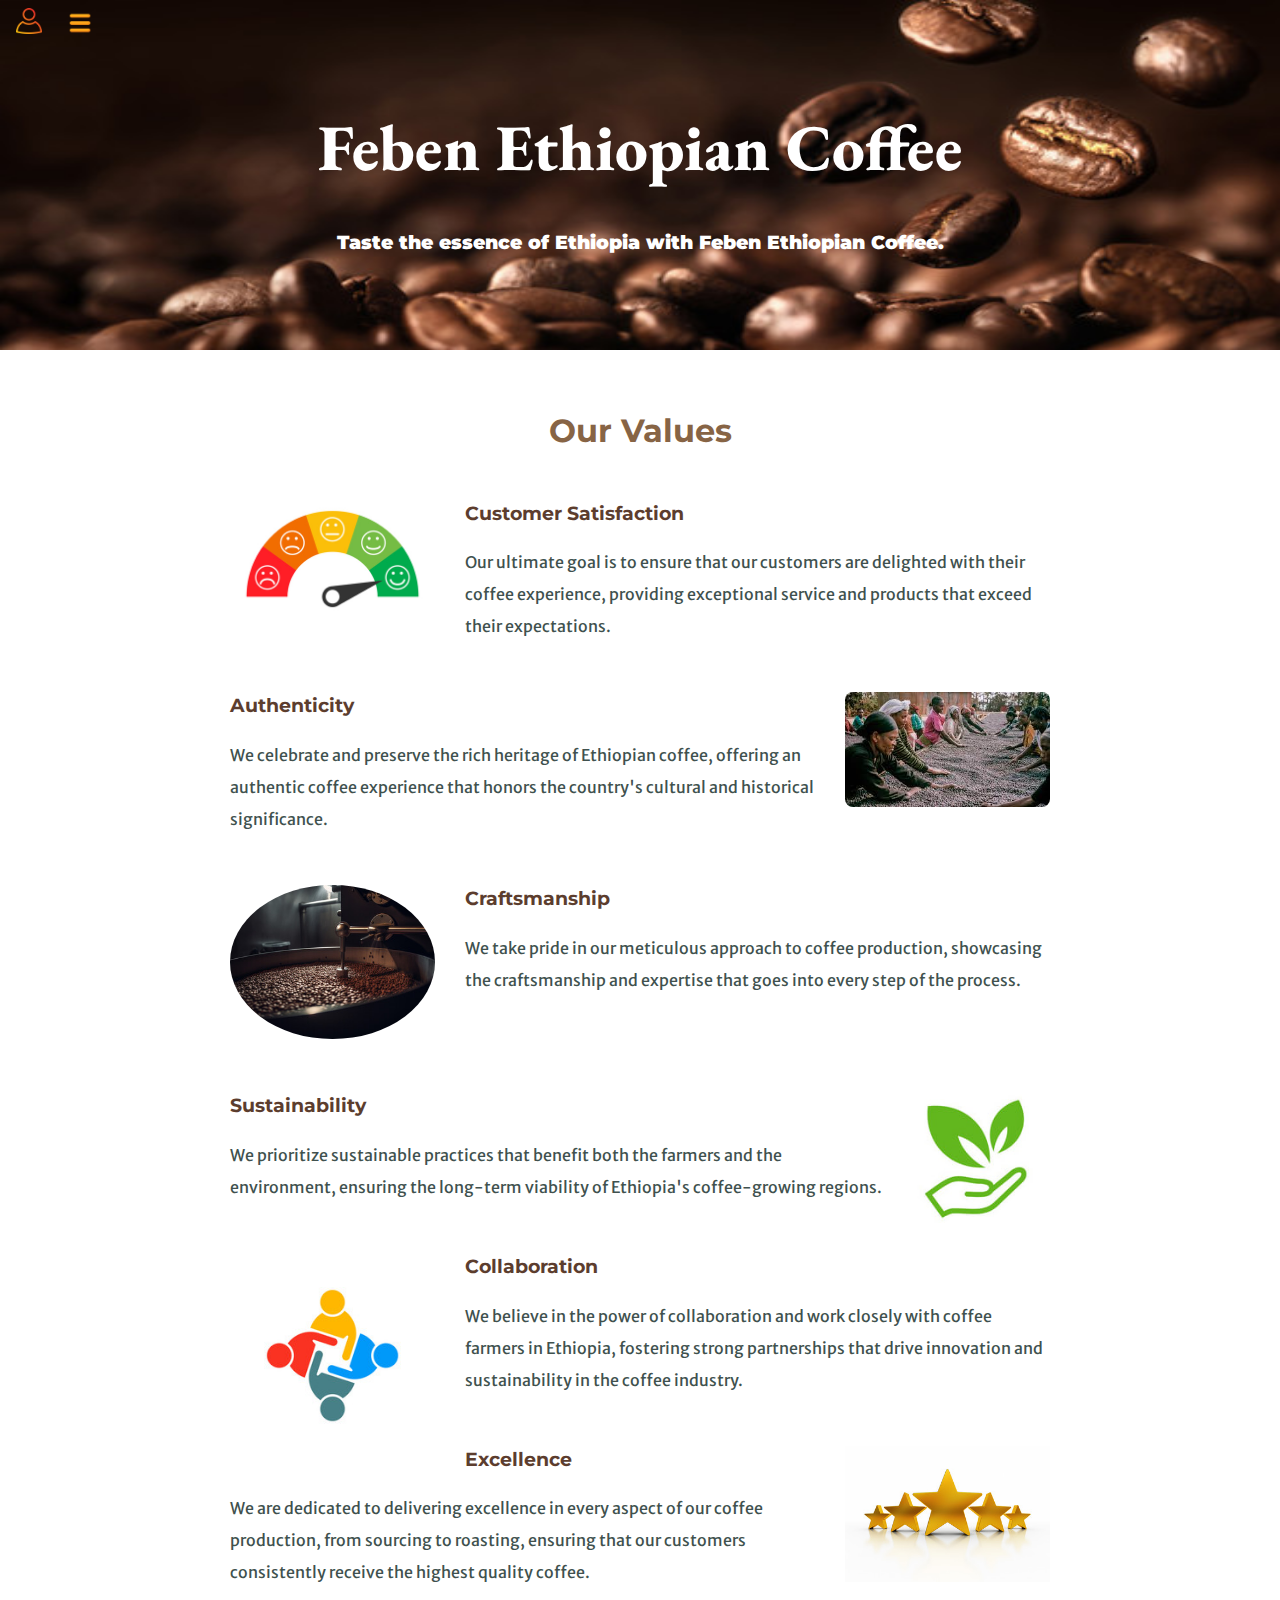
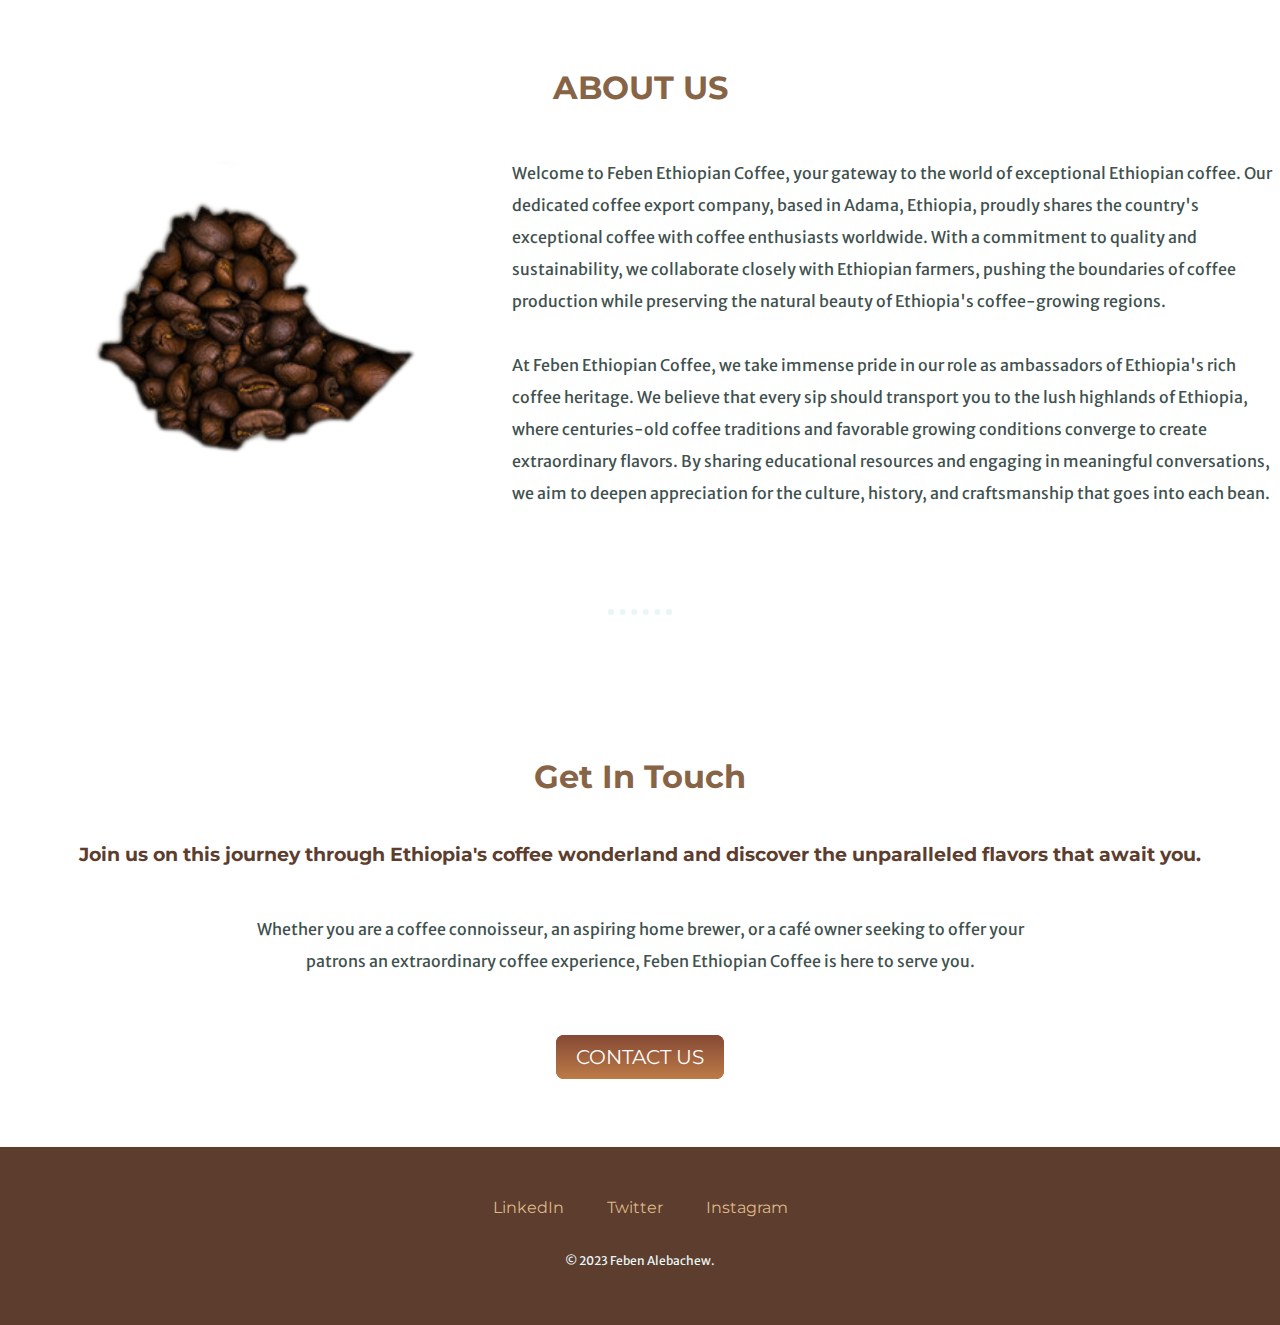
<file: Task 1/index.html>
<!DOCTYPE html>
<html lang="en">
<head>
    <meta charset="UTF-8">
    <meta name="viewport" content="width=device-width, initial-scale=1.0">
    <title>Feben Ethiopian Coffee Export</title>
    <link rel="stylesheet" href="style.css">
    <link rel="icon" href="main_favicon.png">
    <link href="https://fonts.googleapis.com/css2?family=EB+Garamond&family=Merriweather+Sans&family=Montserrat&family=Sacramento&display=swap" rel="stylesheet">
</head>
<body>
    <div class="coffee">
        <img class="main" src="new.jpg" alt="Ethiopian coffee image" width=100% height="350px">
        <div class="name">
            <h1><b>Feben Ethiopian Coffee</b></h1>
            <h3 class="motto"><b>Taste the essence of Ethiopia with Feben Ethiopian Coffee.</b></h3>
        </div>
        <div class="login">
            <img class="log" src="login.png" alt="Login">
            <img class="menu" src="menu.png" alt="Menu">
        </div>
    </div>
    <h2><b>Our Values</b></h2>
    <section class="value">
        <div class="value">
            <img class="img1" src="satisfy.jpg" alt="Customer Satisfaction">
            <h3>Customer Satisfaction</h3>
            <p>Our ultimate goal is to ensure that our customers are delighted with their coffee experience, providing exceptional service and products that exceed their expectations.</p>
        </div>
        <div class="value">
            <img class="img2" src="craftmanship.jfif" alt="Authenticity">
            <h3>Authenticity</h3>
            <p>We celebrate and preserve the rich heritage of Ethiopian coffee, offering an authentic coffee experience that honors the country's cultural and historical significance.</p>
        </div>
        <div class="value">
            <div class="craft">
                <img class="img3" src="craft.jpg" alt="Craftsmanship">
            <h3>Craftsmanship</h3>
            <p>We take pride in our meticulous approach to coffee production, showcasing the craftsmanship and expertise that goes into every step of the process.</p>
            </div>
        </div>
        <div class="value">
            <img class="img4" src="sus1.jpg" alt="Sustainability">
            <h3>Sustainability</h3>
            <p>We prioritize sustainable practices that benefit both the farmers and the environment, ensuring the long-term viability of Ethiopia's coffee-growing regions.</p>
        </div>
        <div class="value">
            <img class="img5" src="collaboration.jpg" alt="Collaboration">
            <h3>Collaboration</h3>
            <p>We believe in the power of collaboration and work closely with coffee farmers in Ethiopia, fostering strong partnerships that drive innovation and sustainability in the coffee industry.</p>
        </div>
        <div class="value">
            <img class="img6" src="excellence.jpg" alt="Excellence">
            <h3>Excellence</h3>
            <p>We are dedicated to delivering excellence in every aspect of our coffee production, from sourcing to roasting, ensuring that our customers consistently receive the highest quality coffee.</p>
        </div>
    </section>
    <h2><b>ABOUT US</b></h2>
    <div class="about">
        <img class="about_pic" src="about us.png" alt="Ethiopia map">
        <p>
            Welcome to Feben Ethiopian Coffee, your gateway to the world of exceptional Ethiopian coffee. Our dedicated coffee export company, based in Adama, Ethiopia, proudly shares the country's exceptional coffee with coffee enthusiasts worldwide. With a commitment to quality and sustainability, we collaborate closely with Ethiopian farmers, pushing the boundaries of coffee production while preserving the natural beauty of Ethiopia's coffee-growing regions.
            <br>
            <br>
            At Feben Ethiopian Coffee, we take immense pride in our role as ambassadors of Ethiopia's rich coffee heritage. We believe that every sip should transport you to the lush highlands of Ethiopia, where centuries-old coffee traditions and favorable growing conditions converge to create extraordinary flavors. By sharing educational resources and engaging in meaningful conversations, we aim to deepen appreciation for the culture, history, and craftsmanship that goes into each bean.
        </p>
    </div>
    <hr>
    <div class="contact">
        <h2><b>Get In Touch</b></h2>
        <h3>Join us on this journey through Ethiopia's coffee wonderland and discover the unparalleled flavors that await you.</h3>
        <p class="message">
            Whether you are a coffee connoisseur, an aspiring home brewer, or a café owner seeking to offer your patrons an extraordinary coffee experience, Feben Ethiopian Coffee is here to serve you.
        </p>
        <a class="btn" href="mailto:feben.alebe@gmail.com">CONTACT US</a>
    </div>
    <div class="address">
        <a class="footer-link" href="http://www.linkedin.com/in/feben-alebe">LinkedIn</a>
        <a class="footer-link" href="https://x.com/feben_alebe?s=09">Twitter</a>
        <a class="footer-link" href="https://instagram.com/feben_alebe?igshid=NzZlODBkYWE4Ng==">Instagram</a>
        <p class="copyright">© 2023 Feben Alebachew.</p>
      </div>
</body>
</html>
</file>
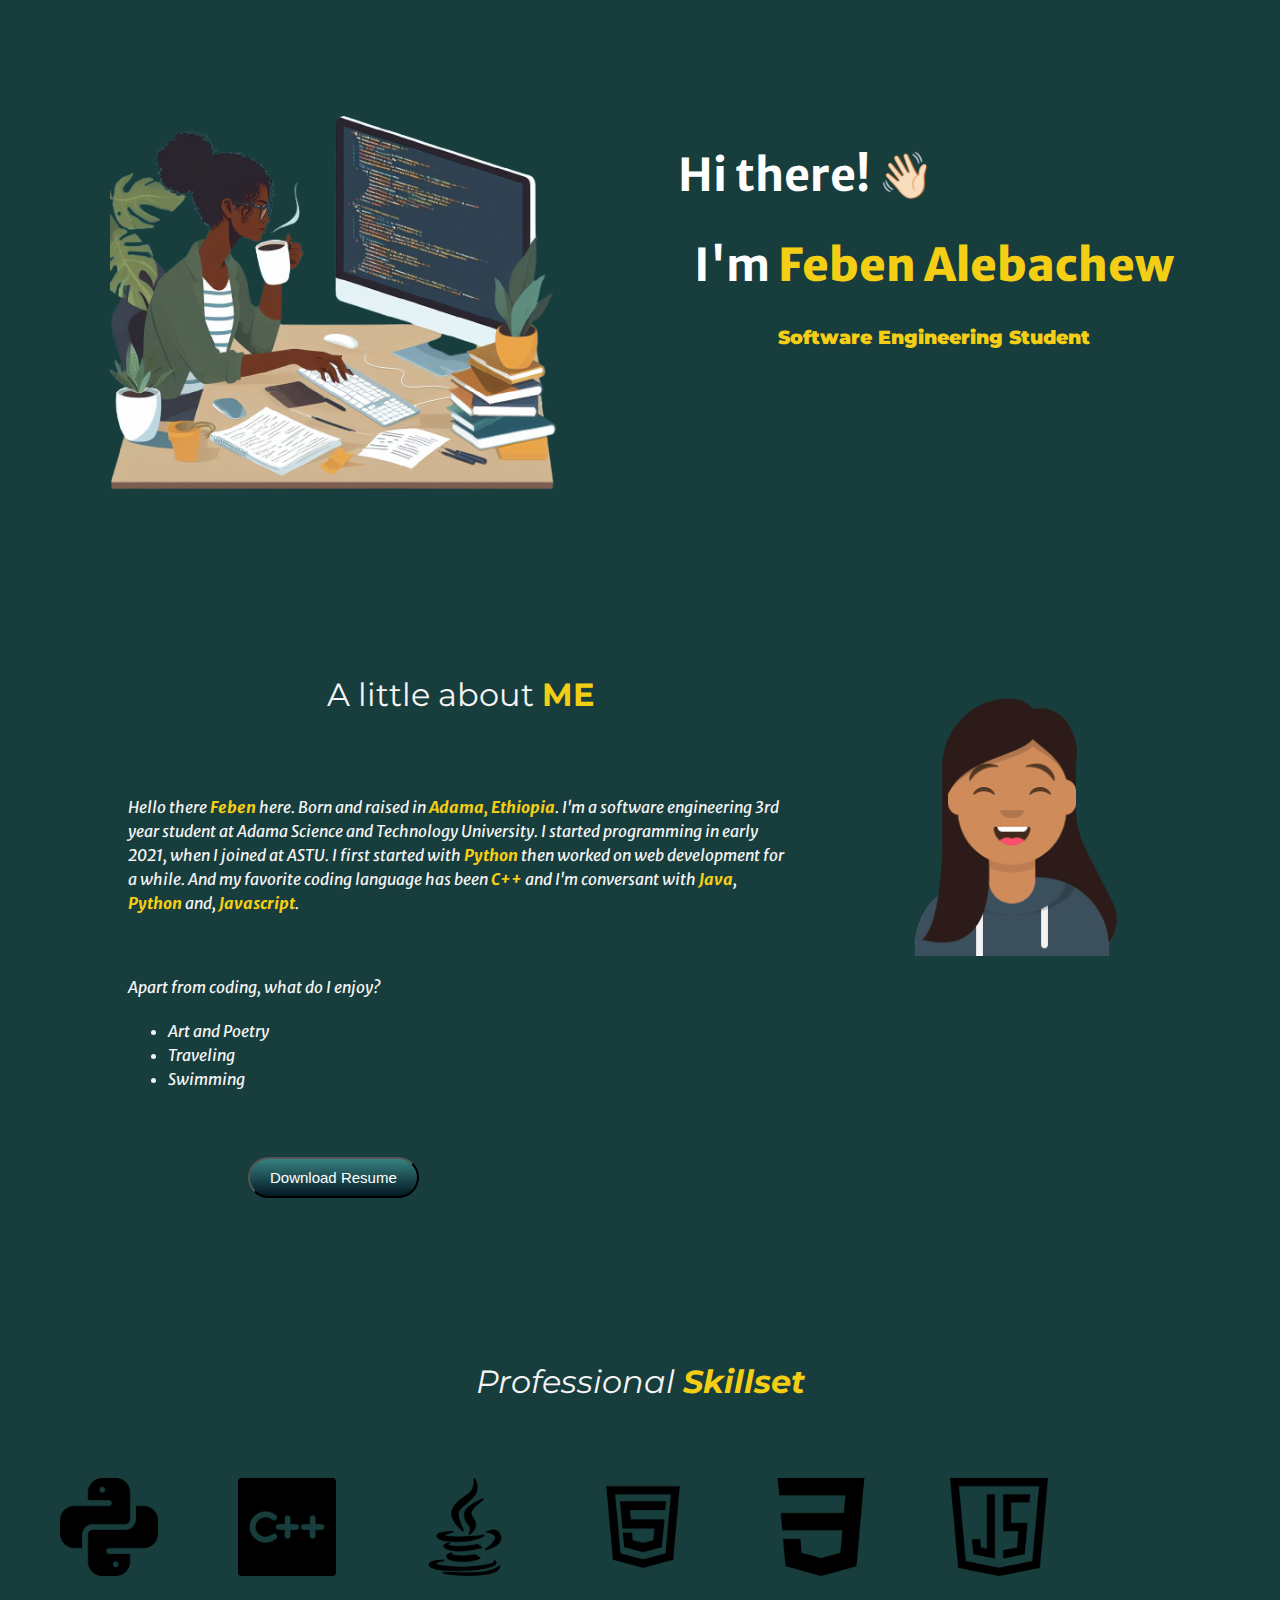
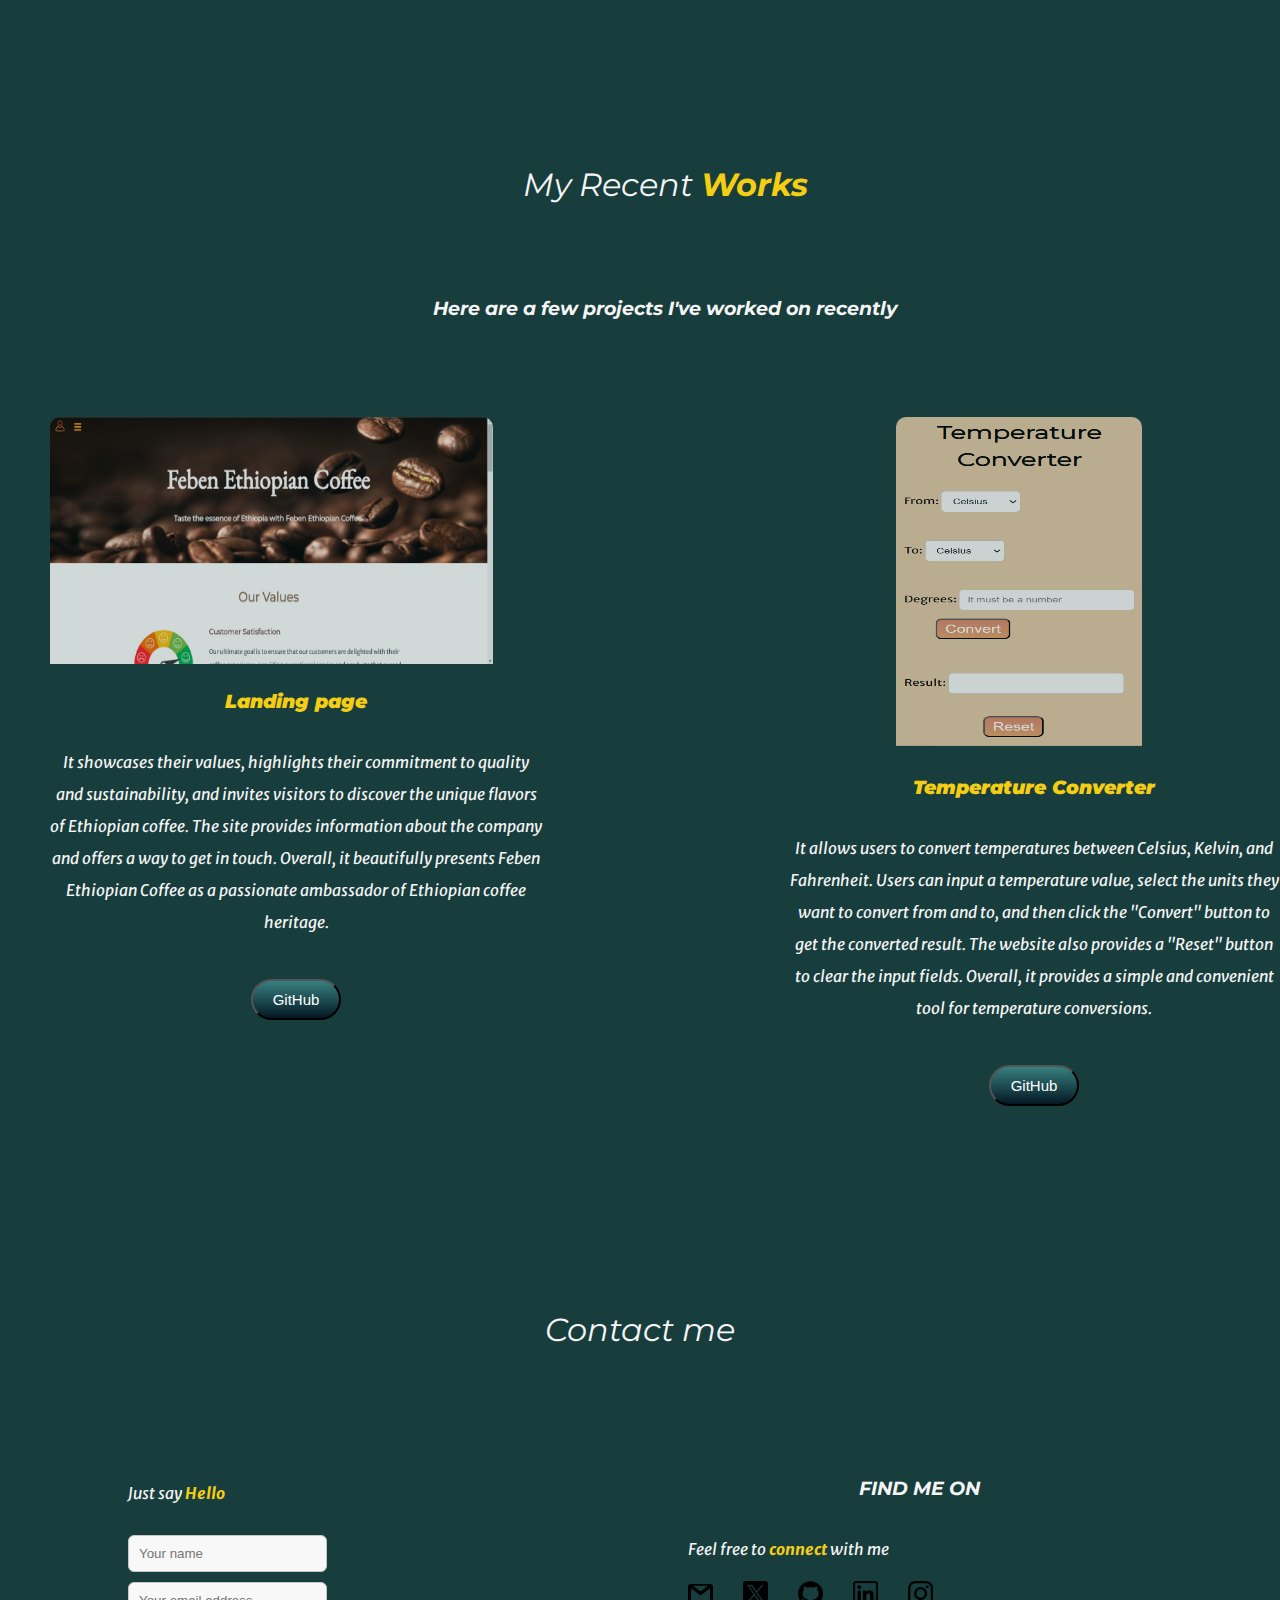
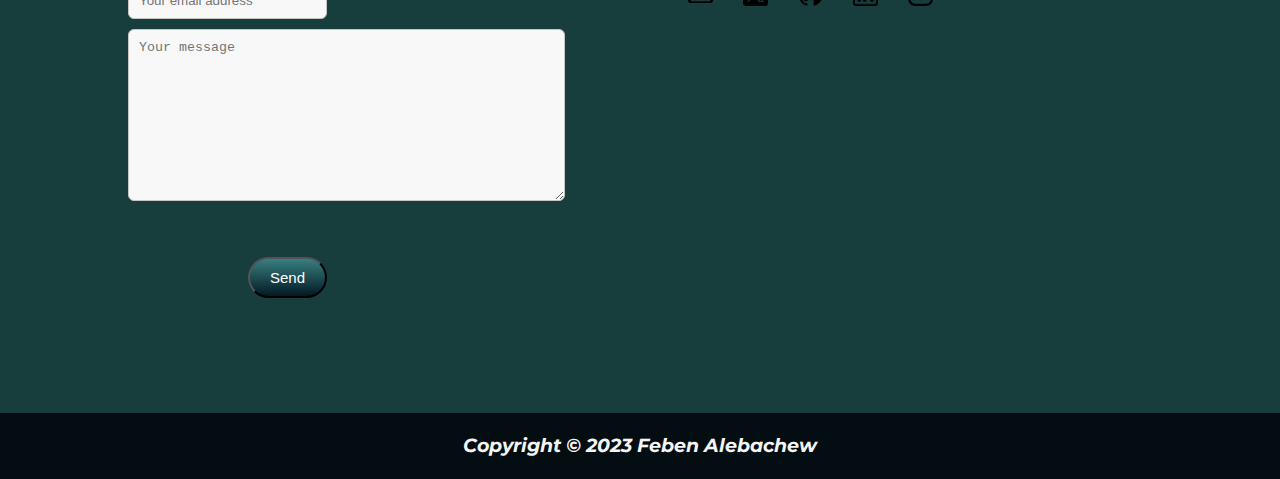
<file: Task 2/index.html>
<!DOCTYPE html>
<html lang="en">
<head>
    <meta charset="UTF-8">
    <meta name="viewport" content="width=device-width, initial-scale=1.0">
    <title>Portfolio</title>
    <link rel="stylesheet" href="style.css">
    <link rel="icon" href="avataaars.png">
    <link href="https://fonts.googleapis.com/css2?family=EB+Garamond&family=Merriweather+Sans&family=Montserrat&family=Sacramento&display=swap" rel="stylesheet">
</head>
<body>
    <div class="div1">
        <div class="intro">
            <img class="intro2" src="coder.png" alt="developer"></img>
            <h1 class="intro1">Hi there! <span class="wave" role="img" aria-labelledby="wave">👋🏻</span></h1>
            <h1>I'm <b>Feben Alebachew</b></h1>
            <h3 class="intro3"><b>Software Engineering Student</b></h3>
        </div>
        <div class="about">
            <div class="av">
                <h2 class="me">A little about <b>ME</b></h2>
                <I>Hello there <b>Feben</b> here. Born and raised in <b>Adama, Ethiopia</b>. I'm a software engineering 3rd year student at Adama Science and Technology University. I started programming in early 2021, when I joined at ASTU. I first started with <b>Python</b> then worked on web development for a while. And my favorite coding language has been <b>C++</b> and I'm conversant with <b>Java</b>, <b>Python</b> and, <b>Javascript</b>.</p>
                <br>
                <p>Apart from coding, what do I enjoy?</p>
                <ul>
                    <li>Art and Poetry</li>
                    <li>Traveling</li>
                    <li>Swimming</li>
                </ul>
                <a href="https://github.com/Eshtaol22/OIBSIP/blob/eb483742004ca4cd90b9b44195ce04b3521d7949/Feben%20Alebachew%20(5).pdf" download><input class="btn3" type="button" value="Download Resume"></a>
            </div>
            <img class="av2" src="avataaars.png" alt="mine avatar"></img>
        </div>
        <div class="skills">
            <h2 class="sets">Professional <b>Skillset</b></h2>
            <div class="logo">
                <div>
                    <img class="part1" src="python_logo.png" alt="python logo"></img>
                </div>
                <div>
                    <img class="part1" src="C++_logo.png" alt="C++ logo"></img>
                </div>
                <div>
                    <img class="part1" src="java_logo.png" alt="Java logo"></img>
                </div>
                <div>
                    <img class="part1" src="html_logo.png" alt="HTML logo"></img>
                </div>
                <div>
                    <img class="part2" src="css_logo.png" alt="CSS logo"></img>
                </div>
                <div>
                    <img class="part2" src="javascript_logo.png" alt="Javascript logo"></img>
                </div>
            </div>
        </div>
        <div class="works">
            <h2>My Recent <b>Works</b></h2>
            <h3>Here are a few projects I've worked on recently</h3>
            <div class="card_list">
                <div class="lists">
                    <img class="card1" src="export.jpg" alt="Feben Ethiopian Coffee website"></img>
                    <h3><b>Landing page</b></h3>
                    <p>It showcases their values, highlights their commitment to quality and sustainability, and invites visitors to discover the unique flavors of Ethiopian coffee. The site provides information about the company and offers a way to get in touch. Overall, it beautifully presents Feben Ethiopian Coffee as a passionate ambassador of Ethiopian coffee heritage.</p>
                    <a class="footer-link" href="https://github.com/Eshtaol22/OIBSIP/tree/main/Task%201"><input class="btn2" type="button" value="GitHub"></a>
                </div>
                <div class="lists">
                    <img class="card2" src="converter.jpg" alt="Temperature converter "></img>
                    <h3><b>Temperature Converter</b></h3>
                    <p>It allows users to convert temperatures between Celsius, Kelvin, and Fahrenheit. Users can input a temperature value, select the units they want to convert from and to, and then click the "Convert" button to get the converted result. The website also provides a "Reset" button to clear the input fields. Overall, it provides a simple and convenient tool for temperature conversions.</p>
                    <a class="footer-link" href="https://github.com/Eshtaol22/OIBSIP/tree/main/Task%203"><input class="btn2" type="button" value="GitHub"></a>
                </div>
            </div>
        </div>
        <div class="connect">
            <h2>Contact me</h2>
            <div class="comment">
                <p>Just say <b>Hello</b></p>
                <form action="mailto=feben.alebe@gmail.com" method="post" enctype="text/plain">
                    <input class="accept" type="text" name="" value="" placeholder="Your name"><br>
                    <input class="accept" type="email" name="" value="" placeholder="Your email address"><br>
                    <textarea class="accept" name="name" rows="10" cols="50" placeholder="Your message"></textarea>
                    <input class="btn3" type="button" value="Send">
                </form>
            </div>
            <div class="address">
                <h3>FIND ME ON</h3>
                <p>Feel free to <b>connect</b> with me</p>
                <div class="sort">
                    <a class="footer-link" href="mailto:feben.alebe@gmail.com"><img class="icon" src="email_logo.png" alt="email logo"></img></a>
                </div>
                <div class="sort">
                    <a class="footer-link" href="https://x.com/feben_alebe?s=09"><img class="icon" src="twitter_logo.png" alt="Twitter logo"></img></a>
                </div>
                <div class="sort">
                    <a class="footer-link" href="http://github.com/Eshtaol22"><img class="icon" src="github_logo.png" alt="github logo"></img></a>
                </div>
                <div class="sort">
                    <a class="footer-link" href="http://www.linkedin.com/in/feben-alebe"><img class="icon" src="linkedin_logo.png" alt="LinkedIn logo"></img></a>
                </div>
                <div class="sort">
                    <a class="footer-link" href="https://instagram.com/feben_alebe?igshid=NzZlODBkYWE4Ng=="><img class="icon" src="instagram_logo.png" alt="Instagram logo"></img></a>
                </div>
            </div>
        </div>
    </div>
    <div class="row">
            <h3>Copyright © 2023 Feben Alebachew</h3>
    </div>
</body>
</html>
</file>
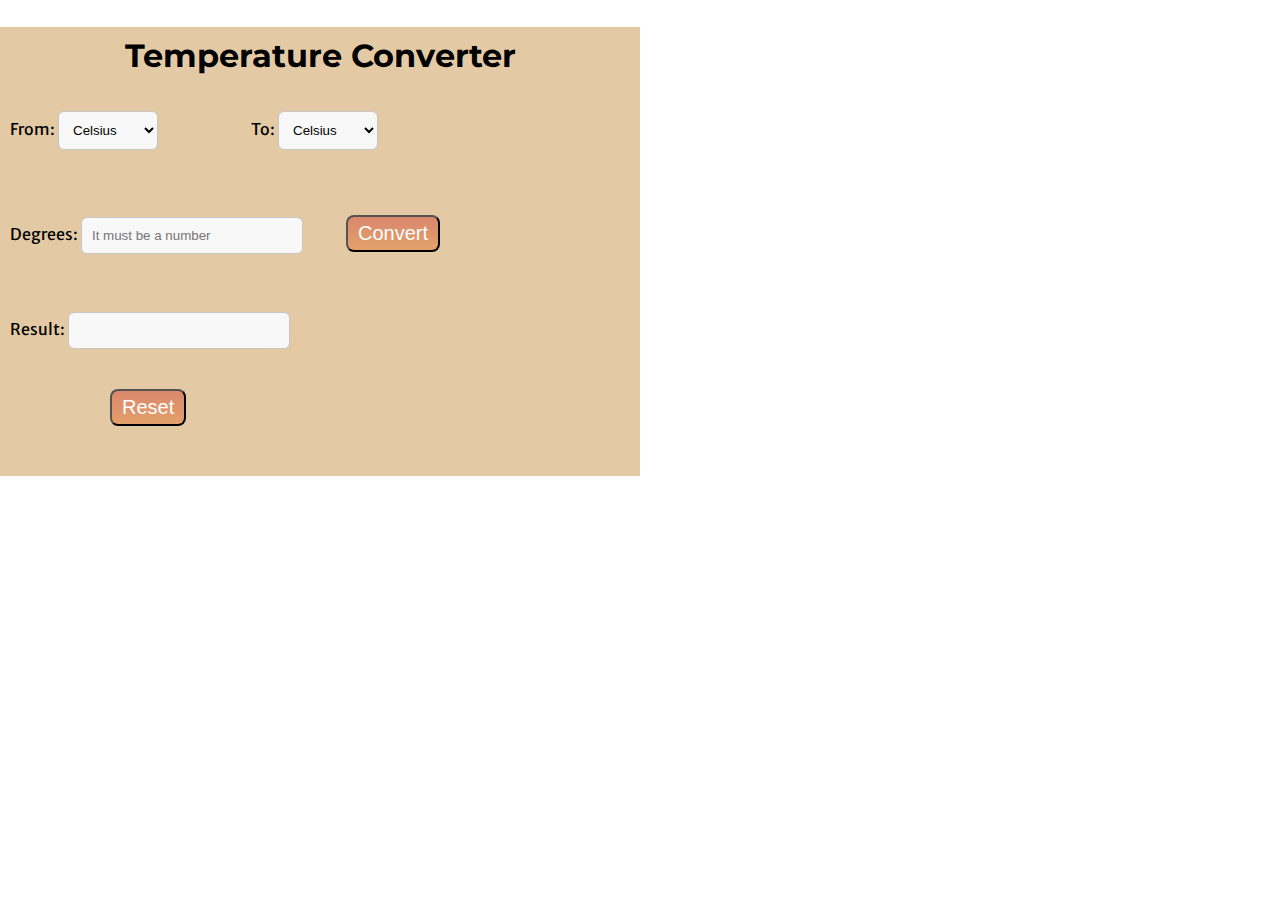
<file: Task 3/index.html>
<!DOCTYPE html>
<html lang="en">
    <head>
        <meta charset="UTF-8">
        <meta name="viewport" content="width=device-width, initial-scale=1.0">
        <title>Temperature Converter</title>
        <link rel="stylesheet" href="style.css">
        <link href="https://fonts.googleapis.com/css2?family=EB+Garamond&family=Merriweather+Sans&family=Montserrat&family=Sacramento&display=swap" rel="stylesheet">
        <script src="script.js" defer></script>
    </head>
    <body>
        <div class="converter">
            <h2><b>Temperature Converter</b></h2>
            <div class="all">
                    <div class="from">
                        <label>From: </label>
                        <select id="input1">
                            <option value="cel">Celsius</option>
                            <option value="kel">Kelvin</option>
                            <option value="fah">Fahrenheit</option>
                        </select>
                    </div>
                    <div class="from">
                        <label>To: </label>
                        <select id="input2">
                            <option value="cel1">Celsius</option>
                            <option value="kel1">Kelvin</option>
                            <option value="fah1">Fahrenheit</option>
                        </select>
                    </div>
                    <div class="deg">
                        <label>Degrees: </label>
                        <input class="value" type="number" placeholder="It must be a number">
                        <input class="btn1" type="button" value="Convert">
                    </div>
                    <div class="deg">
                        <label>Result:  </label>
                        <input class="value2" type="text" name="" value=" ">
                        <br>
                        <input class="btn2" type="button" value="Reset">
                    </div>
            </div>
        </div>
    </body>
</html>
</file>
<file: Task 1/style.css>
body{
    margin: 0;
    background-color: rgb(211, 168, 141)55, 255, 255;
    text-align: center;
    font-family: 'Merriweather Sans', sans-serif;
    color: #40514e;
}

h2{
    font-family: 'Montserrat', sans-serif;
    font-size: 2rem;
    font-weight: normal;
    color: #876445;
    padding-top: 30px;
}

p{
    line-height: 2;
}

h3{
    font-family: 'Montserrat', sans-serif;
    color: #5C3D2E;
}

h1{
    font-family: 'EB Garamond', serif;
    font-size: 65px;
    margin: 0;
    line-height: 2;
    color: white;
}

.motto{
    color: white;
}

.coffee{
    border-width: 0px;
    position: relative;
    color: white;
}


.name {
    position: absolute;
    top: 50%;
    left: 50%;
    transform: translate(-50%, -50%);
    width: 100%;
}

.log {
    position: absolute;
    top: 8px;
    left: 16px;
    width: 26px;
    color: #66472c;
}

.menu{
    position: absolute;
    top: 8px;
    left: 65px;
    width: 30px;
    color: #66472c;
}

.value{
    width: 80%;
    margin: 50px auto 50px auto;
    text-align: left;
    line-height: 1.5;
}

.img1{
    width: 25%;
    float: left;
    margin-right: 30px;
}

.img2{
    width: 25%;
    float: right;
    margin-left: 30px;
    border-radius: 8px;
}

.img3{
    width: 25%;
    float: left;
    margin-right: 30px;
    border-radius: 50%;
}

.craft{
    padding-bottom: 30px;
}

.img4{
    width: 17%;
    float: right;
    margin-left: 20px;
}

.img5{
    width: 25%;
    float: left;
    margin-right: 30px;
}

.img6{
    width: 25%;
    float: right;
    margin-left: 30px;
}

hr{
    border: dotted #EAF6F6 6px;
    border-bottom: none;
    width: 4%;
    margin: 100px auto;
}

.about{
    position: inline;
    width: 100%;
    margin: 50px auto 50px 0;
    text-align: left;
    line-height: 1.5;
    padding: auto 0px auto 0px;
}

.about_pic{
    width: 40%;
    float: left;
    margin: 0px;
    padding: auto 0px auto 0px;
}

.contact{
    line-height: 2;
}

.message{
    width: 60%;
    margin: 40px auto 60px;
}

.btn {
    background: #854935;
    background-image: -webkit-linear-gradient(top, #854935, #bd7b46);
    background-image: -moz-linear-gradient(top, #854935, #bd7b46);
    background-image: -ms-linear-gradient(top, #854935, #bd7b46);
    background-image: -o-linear-gradient(top, #854935, #bd7b46);
    background-image: linear-gradient(to bottom, #854935, #bd7b46);
    -webkit-border-radius: 8;
    -moz-border-radius: 8;
    border-radius: 8px;
    font-family: 'Montserrat', sans-serif;
    color: #ffffff;
    font-size: 20px;
    padding: 10px 20px 10px 20px;
    text-decoration: none;
  }
  .btn:hover {
    background: #ebab52;
    background-image: -webkit-linear-gradient(top, #ddaa63, #ba9355);
    background-image: -moz-linear-gradient(top, #ddaa63, #ba9355);
    background-image: -ms-linear-gradient(top, #ddaa63, #ba9355);
    background-image: -o-linear-gradient(top, #ddaa63, #ba9355);
    background-image: linear-gradient(to bottom, #ddaa63, #ba9355);
    text-decoration: none;
  }

.address{
    background-color: #5C3D2E;
    margin-top: 70px;
    padding: 50px 0 20px;
}

a{
    color: burlywood;
    font-family: 'Montserrat', sans-serif;
    margin: 10px 20px;
    text-decoration: none;
}

a:hover{
    color: #EAF6F6;
}

.copyright{
    color: #EAF6F6;
    font-size: 0.75rem;
    padding: 20px 0;
}
</file>
<file: Task 2/style.css>
body{
    margin: 0;
    padding: 0;
    background-color: #183D3D;
    color: whitesmoke;
    text-align: center;
    overflow-x: hidden;
    font-family: 'Merriweather Sans', sans-serif;
}
.intro{
    color: white;
    width: 100%;
}

.intro1{
    width: 80%;
    margin-top: 130px;
}

.intro2{
    width: 35%;
    float: left;
    margin: -65px 30px auto 90px;
    padding-left: 20px;
    padding-top: 0;
}

.intro3{
    padding-bottom: 100px;
}
.about{
    width: 80%;
    margin: 30px auto 50px auto;
    text-align: left;
    line-height: 2;
    padding-top: 10%;
}

.av{
    width: 65%;
    float: left;
    margin-right: 90px;
    line-height: 1.5;
}

.av2{
    width: 25%;
    padding-top: 60px;
}

.wave {
    animation-name: wave-animation;
    animation-duration: 2s;
    animation-iteration-count: 4;
    transform-origin: 70% 70%;
    display: inline-block;
  }

  @keyframes wave-animation {
    0% { transform: rotate(0deg); }
    10% { transform: rotate(14deg); -webkit-transform: rotate(14deg); -moz-transform: rotate(14deg); -ms-transform: rotate(14deg); -o-transform: rotate(14deg); }
    20% { transform: rotate(-8deg); }
    30% { transform: rotate(14deg); }
    40% { transform: rotate(-4deg); }
    50% { transform: rotate(10deg); }
    60% { transform: rotate(0deg); }
    100% { transform: rotate(0deg); -webkit-transform: rotate(0deg); -moz-transform: rotate(0deg); -ms-transform: rotate(0deg); -o-transform: rotate(0deg); }
  }


.logo{
    width: 100%;
    height: 30%;
    text-align: left;
    padding-left: 60px;
    display: flex;
    flex-wrap: wrap;
}

.part1{
    width: 55%;
    float: left;
    margin-right: 50px;
    padding-bottom: 15px;
}

.part2{
    width: 55%;
    float: left;
    margin-right: 50px;
    padding-bottom: 15px;
}

h1{
    font-size: 45px;
    margin: 0;
    line-height: 2;
}

h2{
    font-size: 2rem;
    font-weight: normal;
    padding-top: 20px;
    padding-bottom: 50px;
    font-family: 'Montserrat', sans-serif;
    text-align: center;
}

h3{
    text-align: center;
    margin: 0;
    font-family: 'Montserrat', sans-serif;
    line-height: 3;
}

p{
    line-height: 2;
}

.me{
    text-align: center;
}

.btn2 {
    background: #378080;
    background-image: -webkit-linear-gradient(top, #378080, #041924);
    background-image: -moz-linear-gradient(top, #378080, #041924);
    background-image: -ms-linear-gradient(top, #378080, #041924);
    background-image: -o-linear-gradient(top, #378080, #041924);
    background-image: linear-gradient(to bottom, #378080, #041924);
    -webkit-border-radius: 28;
    -moz-border-radius: 28;
    border-radius: 28px;
    font-family: Arial;
    color: #ffffff;
    font-size: 15px;
    padding: 10px 20px 10px 20px;
    text-decoration: none;
    margin-top: 25px;
}

.btn2:hover {
    background: #2b6a91;
    background-image: -webkit-linear-gradient(top, #2b6a91, #055e99);
    background-image: -moz-linear-gradient(top, #2b6a91, #055e99);
    background-image: -ms-linear-gradient(top, #2b6a91, #055e99);
    background-image: -o-linear-gradient(top, #2b6a91, #055e99);
    background-image: linear-gradient(to bottom, #2b6a91, #055e99);
    text-decoration: none;
  }

.sets{
    padding-top: 15%;
}

.works{
    margin: 0;
    padding-left: 50px;
    padding-top: 10%;
    position: relative;
}

.connect{
    width: 80%;
    margin: 10px auto 50px auto;
    text-align: left;
    line-height: 1.5;
    padding-top: 10px;
}

.comment{
    width: 40%;
    height: 50%;
    float: left;
    margin-right: 150px;
    padding-top: 30px;
}

.address{
    padding-top: 30px;
    text-align: left;
}


.icon{
    width: 25px;
    float: left;
    margin-right: 30px;
}

a:hover{
    color: rgb(148, 253, 209);
}

.accept{
    background: #F8F8F8;
    border-radius: 6px;
    border: 1px solid #C6C6C6;
    padding: 10px;
    margin-top: 10px;
}

  .btn3 {
    background: #378080;
    background-image: -webkit-linear-gradient(top, #378080, #041924);
    background-image: -moz-linear-gradient(top, #378080, #041924);
    background-image: -ms-linear-gradient(top, #378080, #041924);
    background-image: -o-linear-gradient(top, #378080, #041924);
    background-image: linear-gradient(to bottom, #378080, #041924);
    -webkit-border-radius: 28;
    -moz-border-radius: 28;
    border-radius: 28px;
    font-family: Arial;
    color: #ffffff;
    font-size: 15px;
    padding: 10px 20px 10px 20px;
    text-decoration: none;
    margin: 50px auto auto 120px;
  }

.btn3:hover {
    background: #2b6a91;
    background-image: -webkit-linear-gradient(top, #2b6a91, #055e99);
    background-image: -moz-linear-gradient(top, #2b6a91, #055e99);
    background-image: -ms-linear-gradient(top, #2b6a91, #055e99);
    background-image: -o-linear-gradient(top, #2b6a91, #055e99);
    background-image: linear-gradient(to bottom, #2b6a91, #055e99);
    text-decoration: none;
  }

  ::-webkit-scrollbar {
    width: 15px;
    height: 15px;
  }

  ::-webkit-scrollbar-thumb {
    background: rgba(90, 90, 90, 0.253);
  }

  ::-webkit-scrollbar-track {
    background: rgba(0, 0, 0, 0.281);
  }

  .skills{
    padding-top: 10%;
  }

  .card_list{
    display: flex;
    justify-content: space-between;
    width: 100%;
  }

  .card1 {
    border-radius: 10px!important;
    opacity: .8!important;
    padding-bottom: 10px!important;
    width: 90%;
    height: 30%;
    float: left;
    margin-right: 30px;
}

.card2 {
    border-radius: 10px!important;
    opacity: .8!important;
    padding-bottom: 10px!important;
    width: 50%;
    height: 40%;
    margin-right: 30px;
}

.lists{
    width: 40%;
    padding-top: 80px;
}

.row{
    margin-top: 35%;
    padding: 5px 0;
    background-color: #040D12;
}
b{
    color: #F4CE14;
}
</file>
<file: Task 3/style.css>
body{
    margin: 0;
    text-align: center;
    font-family: 'Merriweather Sans', sans-serif;
}

h2{
    font-family: 'Montserrat', sans-serif;
    font-size: 2rem;
    font-weight: normal;
    color: black;
    padding: 5px;
}

.all{
    font-family: 'Merriweather Sans', sans-serif;
    text-align: left;
}

.converter{
    width: 50%;
    height: 100%;
    line-height: 1.5;
    padding: 0;
    margin: 0;
    background-color: #E3CAA5;
    background-position: center;
}

.from {
    padding: 0 80px 50px 10px;
    display: inline-block;
}

.deg{
    padding: 0 80px 30px 10px;
    display: inline-block;
    width: 100%;
}

.btn1{
    margin: 15px 80px 30px 40px;
    background: #854935;
    background-image: -webkit-linear-gradient(top, #da876c, #e3a16b);
    background-image: -moz-linear-gradient(top, #da876c, #e3a16b);
    background-image: -ms-linear-gradient(top, #da876c, #e3a16b);
    background-image: -o-linear-gradient(top, #da876c, #e3a16b);
    background-image: linear-gradient(to bottom, #da876c, #e3a16b);
    -webkit-border-radius: 8;
    -moz-border-radius: 8;
    border-radius: 8px;
    font-family: Arial;
    color: #ffffff;
    font-size: 20px;
    padding: 5px 10px 5px 10px;
    text-decoration: none;
}
.btn1:hover {
    background: #ebab52;
    background-image: -webkit-linear-gradient(top, #ebbb77, #efc788);
    background-image: -moz-linear-gradient(top, #ebbb77, #efc788);
    background-image: -ms-linear-gradient(top, #ebbb77, #efc788);
    background-image: -o-linear-gradient(top, #ebbb77, #efc788);
    background-image: linear-gradient(to bottom, #ebbb77, #efc788);
    text-decoration: none;
}

.btn2{
    margin: 40px auto 20px 100px;
    background: #854935;
    background-image: -webkit-linear-gradient(top, #da876c, #e3a16b);
    background-image: -moz-linear-gradient(top, #da876c, #e3a16b);
    background-image: -ms-linear-gradient(top, #da876c, #e3a16b);
    background-image: -o-linear-gradient(top, #da876c, #e3a16b);
    background-image: linear-gradient(to bottom, #da876c, #e3a16b);
    -webkit-border-radius: 8;
    -moz-border-radius: 8;
    border-radius: 8px;
    font-family: Arial;
    color: #ffffff;
    font-size: 20px;
    padding: 5px 10px 5px 10px;
    text-decoration: none;
}
.btn2:hover {
    background: #ebab52;
    background-image: -webkit-linear-gradient(top, #ebbb77, #efc788);
    background-image: -moz-linear-gradient(top, #ebbb77, #efc788);
    background-image: -ms-linear-gradient(top, #ebbb77, #efc788);
    background-image: -o-linear-gradient(top, #ebbb77, #efc788);
    background-image: linear-gradient(to bottom, #ebbb77, #efc788);
    text-decoration: none;
}


.value {
    background: #F8F8F8;
    width: 200px;
    padding: 10px 10px;
    border-radius: 6px;
    border: 1px solid #C6C6C6;
}

.value2 {
    background: #F8F8F8;
    width: 200px;
    padding: 10px 10px;
    border-radius: 6px;
    border: 1px solid #C6C6C6;
}

select{
    background: #F8F8F8;
    width: 100px;
    padding: 10px 10px;
    border-radius: 6px;
    border: 1px solid #C6C6C6;
}
</file>
